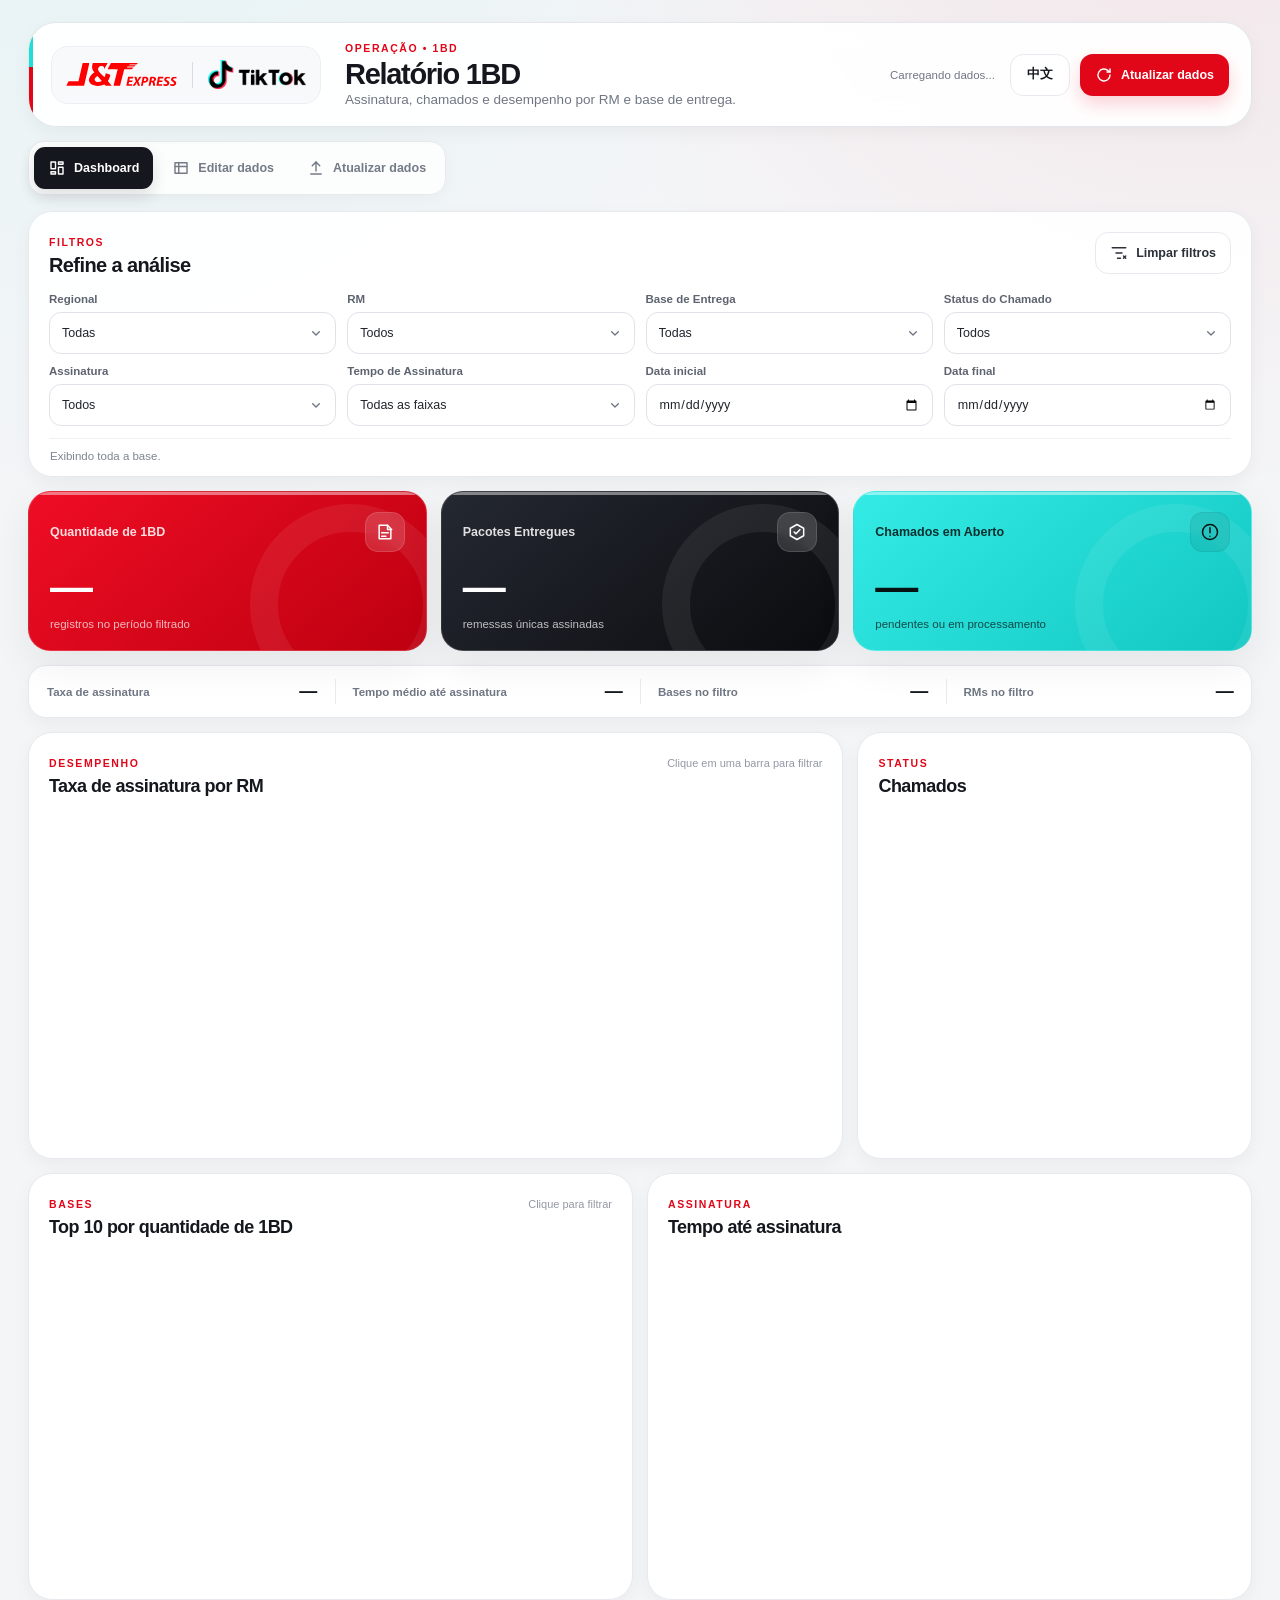
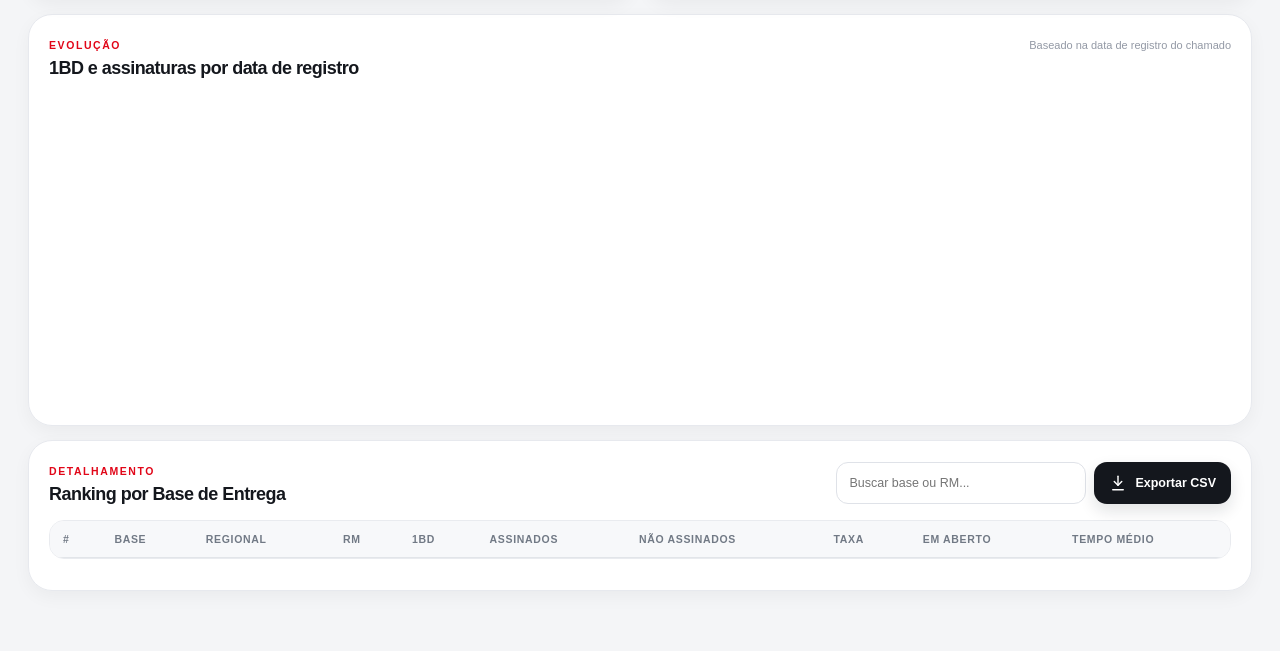
<file: templates/preview.html>
<!doctype html>
<html lang="pt-BR">
<head>
  <meta charset="utf-8" />
  <meta name="viewport" content="width=device-width, initial-scale=1" />
  <meta name="theme-color" content="#ffffff" />
  <title>Relatório 1BD</title>
  <link rel="stylesheet" href="../static/styles.css" />
  
</head>
<body>
  <div class="app-shell">
    <header class="topbar">
      <div class="brand-wrap">
        <div class="logos" aria-label="J&T Express e TikTok" data-i18n-aria-label="logosAria">
          <img class="logo-jt" src="../static/assets/jt-logo.svg" alt="J&T Express" />
          <span class="logo-divider"></span>
          <img class="logo-tiktok" src="../static/assets/tiktok-logo.png" alt="TikTok" />
        </div>
        <div class="title-block">
          <div class="eyebrow" data-i18n="operationEyebrow">OPERAÇÃO • 1BD</div>
          <h1 data-i18n="title">Relatório 1BD</h1>
          <p data-i18n="subtitle">Assinatura, chamados e desempenho por RM e base de entrega.</p>
        </div>
      </div>
      <div class="header-actions">
        <div class="last-update" id="lastUpdate" data-i18n="loadingData">Carregando dados...</div>
        <button class="btn btn-language" id="languageToggle" type="button" aria-label="切换到简体中文" title="切换到简体中文">中文</button>
        <button class="btn btn-primary" id="openUpdateModal" type="button">
          <svg class="icon" viewBox="0 0 24 24" aria-hidden="true"><path d="M20 12a8 8 0 1 1-2.34-5.66L20 8"/><path d="M20 4v4h-4"/></svg>
          <span data-i18n="updateData">Atualizar dados</span>
        </button>
      </div>
    </header>

    <nav class="tabs" aria-label="Navegação principal" data-i18n-aria-label="mainNavAria">
      <button class="tab active" data-tab="dashboard"><svg class="tab-icon" viewBox="0 0 24 24" aria-hidden="true"><path d="M4 13h6V4H4z"/><path d="M14 20h6v-9h-6z"/><path d="M4 20h6v-3H4z"/><path d="M14 7h6V4h-6z"/></svg><span data-i18n="dashboard">Dashboard</span></button>
      <button class="tab" data-tab="editor"><svg class="tab-icon" viewBox="0 0 24 24" aria-hidden="true"><path d="M4 5h16v14H4z"/><path d="M4 10h16M9 5v14"/></svg><span data-i18n="editData">Editar dados</span></button>
      <button class="tab" data-tab="update"><svg class="tab-icon" viewBox="0 0 24 24" aria-hidden="true"><path d="M12 16V4"/><path d="m7 9 5-5 5 5"/><path d="M5 20h14"/></svg><span data-i18n="updateData">Atualizar dados</span></button>
    </nav>

    <main>
      <section class="tab-panel active" id="tab-dashboard">
        <section class="filter-card">
          <div class="filter-head">
            <div>
              <span class="section-kicker" data-i18n="filters">FILTROS</span>
              <h2 data-i18n="refineAnalysis">Refine a análise</h2>
            </div>
            <button class="btn btn-ghost" id="clearFilters" type="button"><svg class="icon" viewBox="0 0 24 24" aria-hidden="true"><path d="M3 5h18"/><path d="M8 12h8"/><path d="M10 19h4"/><path d="m18 16 3 3m0-3-3 3"/></svg><span data-i18n="clearFilters">Limpar filtros</span></button>
          </div>
          <div class="filters-grid">
            <label class="field"><span data-i18n="regional">Regional</span><select id="filterRegional"><option value="" data-i18n="allFeminine">Todas</option></select></label>
            <label class="field"><span>RM</span><select id="filterRM"><option value="" data-i18n="allMasculine">Todos</option></select></label>
            <label class="field"><span data-i18n="deliveryBase">Base de Entrega</span><select id="filterBase"><option value="" data-i18n="allFeminine">Todas</option></select></label>
            <label class="field"><span data-i18n="ticketStatus">Status do Chamado</span><select id="filterStatus"><option value="" data-i18n="allMasculine">Todos</option></select></label>
            <label class="field"><span data-i18n="signature">Assinatura</span><select id="filterAssinado"><option value="" data-i18n="allMasculine">Todos</option><option value="Sim" data-i18n="signed">Assinado</option><option value="Não" data-i18n="unsigned">Não assinado</option></select></label>
            <label class="field"><span data-i18n="signatureTime">Tempo de Assinatura</span><select id="filterTime"><option value="" data-i18n="allRanges">Todas as faixas</option><option value="sem" data-i18n="noSignature">Sem assinatura</option><option value="0-6" data-i18n="upTo6h">Até 6h</option><option value="6-12" data-i18n="range6to12">6–12h</option><option value="12-24" data-i18n="range12to24">12–24h</option><option value="24-48" data-i18n="range24to48">24–48h</option><option value="48+" data-i18n="over48h">Acima de 48h</option></select></label>
            <label class="field"><span data-i18n="startDate">Data inicial</span><input id="filterDateFrom" type="date" /></label>
            <label class="field"><span data-i18n="endDate">Data final</span><input id="filterDateTo" type="date" /></label>
          </div>
          <div class="active-filter-note" id="activeFilterNote" data-i18n="showingAllBase">Exibindo toda a base.</div>
        </section>

        <section class="kpi-grid">
          <article class="kpi-card kpi-red">
            <div class="kpi-top"><span class="kpi-label" data-i18n="quantity1bd">Quantidade de 1BD</span><span class="kpi-icon"><svg viewBox="0 0 24 24" aria-hidden="true"><path d="M5 4h10l4 4v12H5z"/><path d="M15 4v5h5"/><path d="M8 13h8M8 17h5"/></svg></span></div>
            <strong id="kpi1bd">—</strong>
            <span class="kpi-foot" id="kpi1bdFoot" data-i18n="recordsFilteredPeriod">registros no período filtrado</span>
          </article>
          <article class="kpi-card kpi-dark">
            <div class="kpi-top"><span class="kpi-label" data-i18n="deliveredPackages">Pacotes Entregues</span><span class="kpi-icon"><svg viewBox="0 0 24 24" aria-hidden="true"><path d="M4 7.5 12 3l8 4.5v9L12 21l-8-4.5z"/><path d="m8.5 12 2.2 2.2 4.8-5"/></svg></span></div>
            <strong id="kpiDelivered">—</strong>
            <span class="kpi-foot" id="kpiDeliveredFoot" data-i18n="uniqueSignedShipments">remessas únicas assinadas</span>
          </article>
          <article class="kpi-card kpi-cyan">
            <div class="kpi-top"><span class="kpi-label" data-i18n="openTickets">Chamados em Aberto</span><span class="kpi-icon"><svg viewBox="0 0 24 24" aria-hidden="true"><circle cx="12" cy="12" r="9"/><path d="M12 7v6M12 17h.01"/></svg></span></div>
            <strong id="kpiOpen">—</strong>
            <span class="kpi-foot" id="kpiOpenFoot" data-i18n="pendingProcessing">pendentes ou em processamento</span>
          </article>
        </section>

        <section class="insight-strip">
          <div><span data-i18n="signatureRate">Taxa de assinatura</span><strong id="insightSignedRate">—</strong></div>
          <div><span data-i18n="avgSignatureTime">Tempo médio até assinatura</span><strong id="insightAvgTime">—</strong></div>
          <div><span data-i18n="basesInFilter">Bases no filtro</span><strong id="insightBases">—</strong></div>
          <div><span data-i18n="rmsInFilter">RMs no filtro</span><strong id="insightRMs">—</strong></div>
        </section>

        <section class="charts-grid charts-grid-main">
          <article class="panel chart-panel chart-wide">
            <div class="panel-head">
              <div><span class="section-kicker" data-i18n="performance">DESEMPENHO</span><h3 data-i18n="signatureRateByRM">Taxa de assinatura por RM</h3></div>
              <span class="panel-note" data-i18n="clickBarToFilter">Clique em uma barra para filtrar</span>
            </div>
            <div class="chart-wrap chart-tall"><canvas id="rmChart"></canvas></div>
          </article>
          <article class="panel chart-panel">
            <div class="panel-head"><div><span class="section-kicker" data-i18n="status">STATUS</span><h3 data-i18n="tickets">Chamados</h3></div></div>
            <div class="chart-wrap"><canvas id="statusChart"></canvas></div>
          </article>
        </section>

        <section class="charts-grid">
          <article class="panel chart-panel">
            <div class="panel-head"><div><span class="section-kicker" data-i18n="bases">BASES</span><h3 data-i18n="top10By1bd">Top 10 por quantidade de 1BD</h3></div><span class="panel-note" data-i18n="clickToFilter">Clique para filtrar</span></div>
            <div class="chart-wrap chart-tall"><canvas id="baseChart"></canvas></div>
          </article>
          <article class="panel chart-panel">
            <div class="panel-head"><div><span class="section-kicker" data-i18n="signatureUpper">ASSINATURA</span><h3 data-i18n="timeUntilSignature">Tempo até assinatura</h3></div></div>
            <div class="chart-wrap chart-tall"><canvas id="timeChart"></canvas></div>
          </article>
        </section>

        <section class="panel trend-panel">
          <div class="panel-head">
            <div><span class="section-kicker" data-i18n="evolution">EVOLUÇÃO</span><h3 data-i18n="trendTitle">1BD e assinaturas por data de registro</h3></div>
            <span class="panel-note" data-i18n="basedOnRegistrationDate">Baseado na data de registro do chamado</span>
          </div>
          <div class="chart-wrap trend-chart"><canvas id="trendChart"></canvas></div>
        </section>

        <section class="panel table-panel">
          <div class="panel-head table-head">
            <div><span class="section-kicker" data-i18n="details">DETALHAMENTO</span><h3 data-i18n="rankingByBase">Ranking por Base de Entrega</h3></div>
            <div class="table-tools">
              <input id="tableSearch" class="search-input" type="search" placeholder="Buscar base ou RM..." data-i18n-placeholder="searchBaseOrRM" />
              <button class="btn btn-secondary" id="exportCsv" type="button"><svg class="icon" viewBox="0 0 24 24" aria-hidden="true"><path d="M12 3v12"/><path d="m7 10 5 5 5-5"/><path d="M5 21h14"/></svg><span data-i18n="exportCsv">Exportar CSV</span></button>
            </div>
          </div>
          <div class="table-scroll">
            <table>
              <thead>
                <tr>
                  <th>#</th><th data-i18n="base">Base</th><th data-i18n="regional">Regional</th><th>RM</th><th>1BD</th><th data-i18n="signedPlural">Assinados</th><th data-i18n="unsignedPlural">Não assinados</th><th data-i18n="rate">Taxa</th><th data-i18n="openShort">Em aberto</th><th data-i18n="avgTime">Tempo médio</th>
                </tr>
              </thead>
              <tbody id="rankingBody"></tbody>
            </table>
          </div>
          <div class="table-footer" id="tableFooter"></div>
        </section>
      </section>

      <section class="tab-panel" id="tab-editor">
        <section class="panel editor-panel">
          <div class="editor-head">
            <div>
              <span class="section-kicker" data-i18n="spreadsheetEditorUpper">EDIÇÃO DA PLANILHA</span>
              <h2 data-i18n="spreadsheetEditorTitle">Editar dados sem importar outro arquivo</h2>
              <p data-i18n="spreadsheetEditorDescription">Altere as células da aba detalhes diretamente por aqui. O dashboard é atualizado assim que as alterações forem salvas.</p>
            </div>
            <div class="editor-summary">
              <span class="dirty-badge" id="editorDirtyBadge" data-i18n="noPendingChanges">Nenhuma alteração pendente</span>
            </div>
          </div>

          <div class="editor-toolbar">
            <label class="editor-search-wrap">
              <span data-i18n="searchSpreadsheet">Buscar na planilha</span>
              <input class="search-input" id="editorSearch" type="search" placeholder="Buscar pedido, base, RM..." data-i18n-placeholder="searchSpreadsheetPlaceholder" />
            </label>
            <label class="editor-page-size">
              <span data-i18n="rowsPerPage">Linhas por página</span>
              <select id="editorPerPage">
                <option value="25">25</option>
                <option value="50" selected>50</option>
                <option value="100">100</option>
                <option value="200">200</option>
              </select>
            </label>
            <button class="btn btn-ghost" id="editorReload" type="button"><svg class="icon" viewBox="0 0 24 24" aria-hidden="true"><path d="M20 12a8 8 0 1 1-2.34-5.66L20 8"/><path d="M20 4v4h-4"/></svg><span data-i18n="reloadSpreadsheet">Recarregar</span></button>
          </div>

          <div class="editor-table-wrap">
            <table class="editor-table" id="editorTable">
              <thead id="editorHeadRow"></thead>
              <tbody id="editorBody">
                <tr><td class="editor-empty" data-i18n="loadingSpreadsheet">Carregando planilha...</td></tr>
              </tbody>
            </table>
          </div>

          <div class="editor-footer">
            <div class="editor-pagination">
              <button class="btn btn-ghost pagination-btn" id="editorPrev" type="button"><svg class="icon" viewBox="0 0 24 24" aria-hidden="true"><path d="m15 18-6-6 6-6"/></svg><span data-i18n="previousPage">Anterior</span></button>
              <span id="editorPageInfo">—</span>
              <button class="btn btn-ghost pagination-btn" id="editorNext" type="button"><span data-i18n="nextPage">Próxima</span><svg class="icon" viewBox="0 0 24 24" aria-hidden="true"><path d="m9 18 6-6-6-6"/></svg></button>
            </div>
            <span class="editor-total" id="editorTotal">—</span>
          </div>

          <div class="editor-savebar">
            <div class="editor-save-copy">
              <strong data-i18n="saveDirectChanges">Salvar alterações na planilha atual</strong>
              <span data-i18n="saveDirectHint">A mesma senha de atualização é obrigatória. Um backup é criado antes de salvar.</span>
            </div>
            <label class="field editor-password"><span data-i18n="password">Senha</span><input id="editorPassword" type="password" autocomplete="current-password" placeholder="Digite a senha" data-i18n-placeholder="enterPassword" /></label>
            <button class="btn btn-ghost" id="editorDiscard" type="button"><svg class="icon" viewBox="0 0 24 24" aria-hidden="true"><path d="M3 12a9 9 0 1 0 3-6.7L3 8"/><path d="M3 3v5h5"/></svg><span data-i18n="discardChanges">Descartar alterações</span></button>
            <button class="btn btn-primary" id="editorSave" type="button" disabled><svg class="icon" viewBox="0 0 24 24" aria-hidden="true"><path d="M5 3h12l2 2v16H5z"/><path d="M8 3v6h8V3M8 17h8"/></svg><span data-i18n="saveChanges">Salvar alterações</span></button>
          </div>
          <div class="form-message" id="editorMessage"></div>
        </section>
      </section>

      <section class="tab-panel" id="tab-update">
        <div class="update-layout">
          <section class="panel update-card">
            <div class="update-icon"><svg viewBox="0 0 24 24" aria-hidden="true"><path d="M20 12a8 8 0 1 1-2.34-5.66L20 8"/><path d="M20 4v4h-4"/></svg></div>
            <span class="section-kicker" data-i18n="updateUpper">ATUALIZAÇÃO</span>
            <h2 data-i18n="updateBaseTitle">Atualizar base do Relatório 1BD</h2>
            <p data-i18n-html="updateBaseDescription">Envie a nova planilha <strong>.xlsx</strong>. A troca só é aplicada após validação da estrutura e confirmação da senha.</p>

            <form id="updateFormPage" class="update-form">
              <label class="drop-zone" id="dropZonePage">
                <input type="file" name="file" accept=".xlsx" required />
                <span class="drop-icon"><svg viewBox="0 0 24 24" aria-hidden="true"><path d="M12 16V4"/><path d="m7 9 5-5 5 5"/><path d="M5 20h14"/></svg></span>
                <strong data-i18n="selectSpreadsheet">Selecionar planilha</strong>
                <small data-i18n="dragFileHere">ou arraste o arquivo para esta área</small>
                <span class="selected-file" data-file-name data-i18n="noFileSelected">Nenhum arquivo selecionado</span>
              </label>
              <label class="field password-field"><span data-i18n="passwordToApply">Senha para aplicar a atualização</span><input type="password" name="password" autocomplete="current-password" placeholder="Digite a senha" data-i18n-placeholder="enterPassword" required /></label>
              <button class="btn btn-primary btn-large" type="submit"><svg class="icon" viewBox="0 0 24 24" aria-hidden="true"><path d="M20 12a8 8 0 1 1-2.34-5.66L20 8"/><path d="M20 4v4h-4"/></svg><span data-i18n="validateAndUpdate">Validar e atualizar dados</span></button>
            </form>
            <div class="form-message" data-form-message></div>
          </section>

          <aside class="update-side">
            <section class="panel source-card">
              <span class="section-kicker" data-i18n="currentSource">FONTE ATUAL</span>
              <h3 id="sourceFile">1B_GERAL.xlsx</h3>
              <dl>
                <div><dt data-i18n="records">Registros</dt><dd id="sourceRows">—</dd></div>
                <div><dt data-i18n="period">Período</dt><dd id="sourceRange">—</dd></div>
                <div><dt data-i18n="lastUpdate">Última atualização</dt><dd id="sourceUpdated">—</dd></div>
              </dl>
            </section>
            <section class="panel rules-card">
              <span class="section-kicker" data-i18n="importRules">REGRAS DE IMPORTAÇÃO</span>
              <h3 data-i18n="beforeApply">Antes de aplicar</h3>
              <ul>
                <li data-i18n-html="ruleDetailsSheet">A aba <strong>detalhes</strong> é obrigatória.</li>
                <li data-i18n="ruleColumns">RM, Base de Entrega, Tempo de Assinatura e Se foi assinado precisam existir.</li>
                <li data-i18n="rulePassword">A senha é obrigatória; sem ela nenhuma alteração é salva.</li>
                <li data-i18n="ruleBackup">O arquivo atual é copiado automaticamente para backup antes da troca.</li>
              </ul>
            </section>
          </aside>
        </div>
      </section>
    </main>
  </div>

  <div class="modal-backdrop" id="updateModal" aria-hidden="true">
    <div class="modal" role="dialog" aria-modal="true" aria-labelledby="updateModalTitle">
      <button class="modal-close" id="closeUpdateModal" type="button" aria-label="Fechar" data-i18n-aria-label="close"><svg viewBox="0 0 24 24" aria-hidden="true"><path d="m6 6 12 12M18 6 6 18"/></svg></button>
      <span class="section-kicker" data-i18n="updateDataUpper">ATUALIZAR DADOS</span>
      <h2 id="updateModalTitle" data-i18n="importNewSpreadsheet">Importar nova planilha 1BD</h2>
      <p data-i18n="spreadsheetValidated">A planilha será validada antes de substituir os dados atuais.</p>
      <form id="updateFormModal" class="update-form compact">
        <label class="drop-zone" id="dropZoneModal">
          <input type="file" name="file" accept=".xlsx" required />
          <span class="drop-icon"><svg viewBox="0 0 24 24" aria-hidden="true"><path d="M12 16V4"/><path d="m7 9 5-5 5 5"/><path d="M5 20h14"/></svg></span>
          <strong data-i18n="addSpreadsheet">Adicionar planilha</strong>
          <small data-i18n="xlsxRequired">Arquivo .xlsx obrigatório</small>
          <span class="selected-file" data-file-name data-i18n="noFileSelected">Nenhum arquivo selecionado</span>
        </label>
        <label class="field password-field"><span data-i18n="password">Senha</span><input type="password" name="password" autocomplete="current-password" placeholder="Digite a senha" data-i18n-placeholder="enterPassword" required /></label>
        <button class="btn btn-primary btn-large" type="submit"><svg class="icon" viewBox="0 0 24 24" aria-hidden="true"><path d="M20 12a8 8 0 1 1-2.34-5.66L20 8"/><path d="M20 4v4h-4"/></svg><span data-i18n="applyUpdate">Aplicar atualização</span></button>
      </form>
      <div class="form-message" data-form-message></div>
    </div>
  </div>

  <div class="toast" id="toast"></div>
  
</body>
</html>
</file>
<file: static/styles.css>
:root{
  --brand:#e10618;
  --brand-dark:#b90011;
  --brand-soft:#fff1f3;
  --cyan:#20ddd7;
  --cyan-soft:#e9fffe;
  --ink:#14171d;
  --ink-2:#2b3039;
  --muted:#6f7683;
  --muted-2:#9399a5;
  --line:#e7e9ee;
  --line-strong:#d9dce3;
  --bg:#f4f5f7;
  --panel:#ffffff;
  --panel-soft:#f8f9fb;
  --success:#16805b;
  --warning:#a96b00;
  --danger:#cf2438;
  --radius-lg:24px;
  --radius-md:16px;
  --radius-sm:12px;
  --shadow-sm:0 6px 18px rgba(20,23,29,.045);
  --shadow-md:0 14px 38px rgba(20,23,29,.07);
  --shadow-lg:0 24px 70px rgba(20,23,29,.12);
}

*{box-sizing:border-box}
html{scroll-behavior:smooth}
body{
  margin:0;
  background:
    radial-gradient(circle at 7% -10%, rgba(32,221,215,.07), transparent 28%),
    radial-gradient(circle at 94% -8%, rgba(225,6,24,.065), transparent 25%),
    var(--bg);
  color:var(--ink);
  font-family:Inter,ui-sans-serif,-apple-system,BlinkMacSystemFont,"Segoe UI",Roboto,Helvetica,Arial,sans-serif;
  -webkit-font-smoothing:antialiased;
  text-rendering:optimizeLegibility;
}
button,input,select{font:inherit}
button{cursor:pointer}
button:focus-visible,input:focus-visible,select:focus-visible{outline:3px solid rgba(225,6,24,.13);outline-offset:2px}
svg{display:block}
.icon,.tab-icon{width:18px;height:18px;fill:none;stroke:currentColor;stroke-width:1.9;stroke-linecap:round;stroke-linejoin:round;flex:0 0 auto}

.app-shell{max-width:1680px;margin:0 auto;padding:22px 28px 60px}

/* Header */
.topbar{
  position:relative;
  display:flex;align-items:center;justify-content:space-between;gap:30px;
  background:rgba(255,255,255,.94);
  border:1px solid rgba(225,228,234,.92);
  border-radius:28px;
  padding:19px 22px;
  box-shadow:var(--shadow-sm);
  backdrop-filter:blur(14px);
  -webkit-backdrop-filter:blur(14px);
  overflow:hidden;
}
.topbar::before{
  content:"";position:absolute;inset:0 auto 0 0;width:4px;
  background:linear-gradient(180deg,var(--cyan) 0 43%,var(--brand) 43% 100%);
}
.brand-wrap{display:flex;align-items:center;gap:24px;min-width:0}
.logos{display:flex;align-items:center;gap:15px;flex-shrink:0;background:var(--panel-soft);border:1px solid #eceef2;border-radius:17px;padding:11px 14px}
.logo-jt{width:111px;height:34px;object-fit:contain}
.logo-tiktok{width:98px;height:34px;object-fit:contain;object-position:left center}
.logo-divider{width:1px;height:26px;background:var(--line-strong)}
.title-block{min-width:0}
.eyebrow,.section-kicker{font-size:10.5px;letter-spacing:.15em;font-weight:850;color:var(--brand);text-transform:uppercase}
.title-block h1{margin:5px 0 3px;font-size:29px;line-height:1.05;letter-spacing:-.045em}
.title-block p{margin:0;color:var(--muted);font-size:13.5px;white-space:normal}
.header-actions{display:flex;align-items:center;gap:10px;flex-shrink:0}
.last-update{font-size:11.5px;color:var(--muted);text-align:right;line-height:1.4;max-width:210px;margin-right:5px}

/* Buttons */
.btn{
  border:1px solid transparent;
  border-radius:13px;
  min-height:42px;
  padding:9px 14px;
  font-weight:800;
  font-size:12.5px;
  transition:transform .16s ease,box-shadow .16s ease,background .16s ease,border-color .16s ease,color .16s ease;
  display:inline-flex;align-items:center;justify-content:center;gap:8px;white-space:nowrap;
}
.btn:hover{transform:translateY(-1px)}
.btn:active{transform:translateY(0)}
.btn-primary{background:var(--brand);color:#fff;box-shadow:0 8px 18px rgba(225,6,24,.18)}
.btn-primary:hover{background:var(--brand-dark);box-shadow:0 10px 23px rgba(225,6,24,.23)}
.btn-secondary{background:var(--ink);color:#fff;box-shadow:0 7px 16px rgba(20,23,29,.12)}
.btn-secondary:hover{background:#050608}
.btn-ghost{background:#fff;color:var(--ink-2);border-color:var(--line)}
.btn-ghost:hover{background:var(--panel-soft);border-color:var(--line-strong)}
.btn-large{padding:12px 18px;width:100%;min-height:48px;font-size:13px}
.btn-language{min-width:60px;background:#fff;color:var(--ink);border-color:var(--line);box-shadow:none;font-weight:850}
.btn-language:hover{background:var(--panel-soft)}
.btn:disabled{opacity:.46;cursor:not-allowed;transform:none!important;box-shadow:none!important}

/* Tabs */
.tabs{
  display:inline-flex;gap:5px;padding:5px;margin:14px 0 16px;
  background:rgba(255,255,255,.82);border:1px solid var(--line);border-radius:16px;
  box-shadow:0 4px 14px rgba(20,23,29,.035);
}
.tab{
  border:0;background:transparent;color:#747b87;min-height:42px;padding:9px 14px;border-radius:11px;
  font-weight:800;font-size:12.5px;display:inline-flex;align-items:center;gap:8px;transition:.18s ease;
}
.tab:hover{color:var(--ink);background:#f7f8fa}
.tab.active{background:var(--ink);color:#fff;box-shadow:0 7px 16px rgba(20,23,29,.13)}
.tab-panel{display:none}.tab-panel.active{display:block}

/* Shared panels */
.panel,.filter-card{
  background:rgba(255,255,255,.97);
  border:1px solid var(--line);
  border-radius:var(--radius-lg);
  box-shadow:var(--shadow-sm);
}
.filter-head,.panel-head{display:flex;align-items:flex-start;justify-content:space-between;gap:20px}
.panel-head h3,.filter-head h2{color:var(--ink);letter-spacing:-.03em}
.panel-note{font-size:11px;color:var(--muted-2);padding-top:4px}

/* Filters */
.filter-card{padding:20px 20px 14px}
.filter-head h2{margin:4px 0 0;font-size:20px}
.filters-grid{display:grid;grid-template-columns:repeat(4,minmax(170px,1fr));gap:11px;margin-top:16px}
.field,.editor-search-wrap,.editor-page-size{display:flex;flex-direction:column;gap:7px;min-width:0}
.field span,.editor-search-wrap>span,.editor-page-size>span{font-size:11.5px;color:#5d6470;font-weight:800}
.field select,.field input,.search-input,.editor-page-size select{
  width:100%;min-height:42px;border:1px solid #dfe2e8;background:#fff;border-radius:12px;
  padding:10px 12px;color:#20242b;outline:none;transition:.16s ease;font-size:12.5px;
}
.field select,.editor-page-size select{
  appearance:none;-webkit-appearance:none;padding-right:36px;
  background-image:url("data:image/svg+xml,%3Csvg xmlns='http://www.w3.org/2000/svg' width='16' height='16' viewBox='0 0 24 24' fill='none' stroke='%236f7683' stroke-width='2' stroke-linecap='round' stroke-linejoin='round'%3E%3Cpath d='m7 10 5 5 5-5'/%3E%3C/svg%3E");
  background-repeat:no-repeat;background-position:right 11px center;background-size:16px;
}
.field select:hover,.field input:hover,.search-input:hover,.editor-page-size select:hover{border-color:#cfd3da}
.field select:focus,.field input:focus,.search-input:focus,.editor-page-size select:focus{border-color:#c8cbd2;box-shadow:0 0 0 4px rgba(20,23,29,.045)}
.active-filter-note{font-size:11.5px;color:#7e8591;margin-top:12px;padding:11px 1px 0;border-top:1px solid #f0f1f4}

/* KPIs */
.kpi-grid{display:grid;grid-template-columns:repeat(3,1fr);gap:14px;margin-top:14px}
.kpi-card{
  position:relative;overflow:hidden;border-radius:22px;padding:20px 21px;min-height:150px;
  border:1px solid rgba(255,255,255,.16);box-shadow:var(--shadow-md);isolation:isolate;
}
.kpi-card::before{content:"";position:absolute;inset:auto -25px -55px auto;width:145px;height:145px;border-radius:50%;border:28px solid rgba(255,255,255,.065);z-index:-1}
.kpi-card::after{content:"";position:absolute;left:0;right:0;top:0;height:3px;background:rgba(255,255,255,.44)}
.kpi-red{background:linear-gradient(140deg,#ef0d24 0%,#bd0010 100%);color:#fff}
.kpi-dark{background:linear-gradient(140deg,#242831 0%,#0b0c0f 100%);color:#fff}
.kpi-cyan{background:linear-gradient(140deg,#35ebe5 0%,#12c7c2 100%);color:#071313}
.kpi-top{display:flex;justify-content:space-between;align-items:center;gap:12px}
.kpi-label{font-size:12.5px;font-weight:800;opacity:.86}
.kpi-icon{width:40px;height:40px;border-radius:13px;background:rgba(255,255,255,.14);border:1px solid rgba(255,255,255,.13);display:grid;place-items:center;backdrop-filter:blur(6px)}
.kpi-cyan .kpi-icon{background:rgba(5,50,48,.09);border-color:rgba(5,50,48,.08)}
.kpi-icon svg{width:20px;height:20px;fill:none;stroke:currentColor;stroke-width:1.8;stroke-linecap:round;stroke-linejoin:round}
.kpi-card strong{display:block;font-size:43px;letter-spacing:-.06em;margin-top:14px;line-height:.95;font-variant-numeric:tabular-nums}
.kpi-foot{font-size:11.5px;opacity:.72;display:block;margin-top:11px;max-width:90%}

/* Quick insights */
.insight-strip{display:grid;grid-template-columns:repeat(4,1fr);margin:14px 0;gap:0;background:#fff;border:1px solid var(--line);border-radius:18px;overflow:hidden;box-shadow:var(--shadow-sm)}
.insight-strip>div{position:relative;padding:15px 18px;display:flex;align-items:center;justify-content:space-between;gap:14px}
.insight-strip>div+div::before{content:"";position:absolute;left:0;top:13px;bottom:13px;width:1px;background:var(--line)}
.insight-strip span{font-size:11.5px;color:var(--muted);font-weight:750}
.insight-strip strong{font-size:18px;letter-spacing:-.035em;font-variant-numeric:tabular-nums}

/* Charts */
.charts-grid{display:grid;grid-template-columns:1fr 1fr;gap:14px;margin-bottom:14px}
.charts-grid-main{grid-template-columns:1.55fr .75fr}
.chart-panel,.trend-panel,.table-panel{padding:20px}
.panel-head h3{margin:5px 0 0;font-size:18px}
.chart-wrap{position:relative;height:285px;margin-top:16px;padding-top:2px}
.chart-wrap.chart-tall{height:325px}.trend-chart{height:310px}

/* RM performance: rate chart + volume breakdown */
.rm-performance-body{display:grid;grid-template-columns:minmax(0,1fr) minmax(280px,.42fr);gap:18px;align-items:stretch;margin-top:14px}
.rm-chart-wrap{margin-top:0!important;min-width:0}
.rm-breakdown{min-width:0;border-left:1px solid var(--line);padding-left:17px;display:flex;flex-direction:column}
.rm-breakdown-head{display:flex;align-items:flex-start;justify-content:space-between;gap:12px;padding:2px 2px 10px}
.rm-breakdown-head h4{margin:4px 0 0;font-size:14px;letter-spacing:-.025em}
.rm-breakdown-head>span{max-width:138px;text-align:right;color:var(--muted-2);font-size:9.8px;line-height:1.35;font-weight:700}
.rm-breakdown-list{display:grid;gap:7px;overflow:auto;max-height:286px;padding:1px 5px 3px 1px;scrollbar-width:thin;scrollbar-color:#d4d8df transparent}
.rm-breakdown-row{border:1px solid #e9ebef;background:#fbfcfd;border-radius:13px;padding:10px 11px;text-align:left;color:var(--ink);transition:background .15s ease,border-color .15s ease,transform .15s ease;min-width:0}
.rm-breakdown-row:hover{background:#fff;border-color:#d7dbe2;transform:translateY(-1px)}
.rm-breakdown-row:focus-visible{outline:3px solid rgba(225,6,24,.12);outline-offset:1px}
.rm-breakdown-rowtop{display:flex;align-items:center;justify-content:space-between;gap:10px;margin-bottom:8px}
.rm-breakdown-rowtop strong{font-size:11.5px;white-space:nowrap;overflow:hidden;text-overflow:ellipsis;min-width:0}
.rm-rate-pill{flex:0 0 auto;padding:3px 7px;border-radius:999px;font-size:9.5px;font-weight:850;background:#f1f3f5;color:#4f5661;font-variant-numeric:tabular-nums}
.rm-rate-pill.high{background:#ecf8f3;color:var(--success)}.rm-rate-pill.mid{background:#fff7e8;color:var(--warning)}.rm-rate-pill.low{background:#fff0f2;color:var(--danger)}
.rm-breakdown-values{display:grid;grid-template-columns:repeat(3,minmax(0,1fr));gap:6px}
.rm-breakdown-values span{min-width:0;background:#f3f5f7;border-radius:9px;padding:6px 7px;display:flex;flex-direction:column;gap:2px}
.rm-breakdown-values small{font-size:8.8px;color:#8b919c;line-height:1.15;white-space:nowrap;overflow:hidden;text-overflow:ellipsis}
.rm-breakdown-values b{font-size:12px;line-height:1.1;font-variant-numeric:tabular-nums}
.rm-breakdown-values .rm-signed{background:#eef8f4}.rm-breakdown-values .rm-signed b{color:var(--success)}
.rm-breakdown-values .rm-unsigned{background:#fff1f3}.rm-breakdown-values .rm-unsigned b{color:var(--danger)}
.rm-breakdown-empty{padding:24px 10px;text-align:center;color:var(--muted-2);font-size:11.5px}

/* Ranking */
.table-head{align-items:center}.table-tools{display:flex;gap:8px;align-items:center}.search-input{min-width:250px}
.table-scroll{overflow:auto;margin-top:15px;border:1px solid #e9ebef;border-radius:15px;background:#fff}
.table-scroll table{width:100%;border-collapse:separate;border-spacing:0;min-width:1120px}
.table-scroll th{position:sticky;top:0;background:#f7f8fa;z-index:2;text-align:left;color:#717985;font-size:10.5px;text-transform:uppercase;letter-spacing:.065em;padding:12px 13px;border-bottom:1px solid #e2e5e9;white-space:nowrap}
.table-scroll td{font-size:12.5px;padding:12px 13px;border-bottom:1px solid #f0f1f4;vertical-align:middle;color:#2d323a}
.table-scroll tbody tr:last-child td{border-bottom:0}.table-scroll tbody tr:hover td{background:#fafbfc}
.rank-badge{width:28px;height:28px;border-radius:9px;background:#f0f2f5;color:#4b525d;display:grid;place-items:center;font-weight:850;font-size:11px}
.rate{font-weight:850}.rate.high{color:var(--success)}.rate.mid{color:var(--warning)}.rate.low{color:var(--danger)}.muted-cell{color:#858c97}.table-footer{font-size:11.5px;color:#858c97;padding-top:11px;text-align:right}

/* Update screen */
.update-layout{display:grid;grid-template-columns:minmax(0,1.36fr) minmax(330px,.64fr);gap:14px}
.update-card{padding:30px;min-height:560px;position:relative;overflow:hidden}
.update-card::after{content:"";position:absolute;width:220px;height:220px;border-radius:50%;right:-120px;top:-120px;background:linear-gradient(135deg,rgba(32,221,215,.08),rgba(225,6,24,.06));pointer-events:none}
.update-card h2{font-size:29px;letter-spacing:-.045em;margin:8px 0 9px}
.update-card>p{color:var(--muted);max-width:710px;line-height:1.6;font-size:13px}
.update-icon{width:52px;height:52px;background:var(--ink);color:#fff;border-radius:16px;display:grid;place-items:center;margin-bottom:18px;box-shadow:0 10px 22px rgba(20,23,29,.15)}
.update-icon svg{width:23px;height:23px;fill:none;stroke:currentColor;stroke-width:1.8;stroke-linecap:round;stroke-linejoin:round}
.update-form{display:grid;gap:13px;margin-top:22px;max-width:700px}
.drop-zone{border:1.5px dashed #cfd3da;border-radius:18px;min-height:178px;padding:24px;display:flex;flex-direction:column;align-items:center;justify-content:center;text-align:center;background:linear-gradient(180deg,#fbfcfd,#f8f9fb);transition:.18s ease;cursor:pointer}
.drop-zone:hover,.drop-zone.dragging{border-color:#ec8b98;background:#fff7f8;box-shadow:inset 0 0 0 1px rgba(225,6,24,.04)}
.drop-zone input{display:none}
.drop-icon{width:45px;height:45px;border-radius:14px;background:#fff;color:var(--ink);border:1px solid var(--line);display:grid;place-items:center;margin-bottom:11px;box-shadow:0 6px 14px rgba(20,23,29,.06)}
.drop-icon svg{width:21px;height:21px;fill:none;stroke:currentColor;stroke-width:1.9;stroke-linecap:round;stroke-linejoin:round}
.drop-zone strong{font-size:14px}.drop-zone small{color:#8a909b;margin-top:4px;font-size:11.5px}.selected-file{font-size:11.5px;color:var(--brand);font-weight:800;margin-top:10px;max-width:100%;word-break:break-all}
.password-field{max-width:420px}.update-side{display:grid;gap:14px;align-content:start}.source-card,.rules-card{padding:23px}
.source-card h3,.rules-card h3{margin:7px 0 17px;font-size:19px;letter-spacing:-.025em}
.source-card dl{margin:0;display:grid}.source-card dl div{display:flex;justify-content:space-between;gap:16px;padding:12px 0;border-top:1px solid #edf0f3}.source-card dt{color:#7b828e;font-size:11.5px}.source-card dd{margin:0;font-weight:800;font-size:12px;text-align:right;color:#343a43}
.rules-card ul{padding-left:18px;color:#676f7a;font-size:12.5px;line-height:1.65}.rules-card li+li{margin-top:8px}
.form-message{display:none;padding:11px 13px;border-radius:12px;font-size:12px;font-weight:750;border:1px solid transparent}.form-message.show{display:block}.form-message.success{background:#edf9f4;color:#126c4b;border-color:#d6f0e4}.form-message.error{background:#fff1f3;color:#b20e22;border-color:#ffd6dc}

/* Modal */
.modal-backdrop{position:fixed;inset:0;background:rgba(13,15,18,.48);backdrop-filter:blur(10px);-webkit-backdrop-filter:blur(10px);display:none;align-items:center;justify-content:center;padding:22px;z-index:50}.modal-backdrop.show{display:flex}
.modal{width:min(570px,100%);background:#fff;border:1px solid rgba(255,255,255,.5);border-radius:26px;padding:28px;box-shadow:0 30px 90px rgba(0,0,0,.26);position:relative;animation:pop .18s ease-out}
.modal h2{font-size:23px;letter-spacing:-.04em;margin:7px 0 6px}.modal>p{color:var(--muted);font-size:12.5px;margin:0;line-height:1.55}
.modal-close{position:absolute;top:15px;right:15px;border:1px solid var(--line);background:#fff;width:38px;height:38px;border-radius:12px;display:grid;place-items:center;color:#59606b;transition:.15s}.modal-close:hover{background:#f5f6f8;color:var(--ink)}
.modal-close svg{width:18px;height:18px;fill:none;stroke:currentColor;stroke-width:2;stroke-linecap:round}
.update-form.compact .drop-zone{min-height:145px}

.toast{position:fixed;right:24px;bottom:24px;background:#12151a;color:#fff;border-radius:14px;padding:13px 16px;font-size:12px;font-weight:750;opacity:0;transform:translateY(12px);pointer-events:none;transition:.2s;z-index:80;box-shadow:0 14px 34px rgba(0,0,0,.21)}.toast.show{opacity:1;transform:translateY(0)}
.loading::after{content:"";display:inline-block;width:12px;height:12px;border:2px solid rgba(255,255,255,.42);border-top-color:#fff;border-radius:50%;animation:spin .7s linear infinite;margin-left:8px}
@keyframes spin{to{transform:rotate(360deg)}}
@keyframes pop{from{opacity:0;transform:translateY(8px) scale(.985)}to{opacity:1;transform:translateY(0) scale(1)}}

/* Direct spreadsheet editor */
.editor-panel{padding:22px}
.editor-head{display:flex;align-items:flex-start;justify-content:space-between;gap:24px}
.editor-head h2{margin:6px 0 7px;font-size:26px;letter-spacing:-.04em}.editor-head p{margin:0;color:var(--muted);font-size:12.8px;line-height:1.55;max-width:760px}
.editor-summary{display:flex;align-items:center;justify-content:flex-end}
.dirty-badge{display:inline-flex;align-items:center;gap:7px;min-height:34px;padding:7px 11px;border:1px solid var(--line);border-radius:999px;background:#fff;color:#6d747f;font-size:11.3px;font-weight:800;white-space:nowrap}
.dirty-badge::before{content:"";width:7px;height:7px;border-radius:50%;background:#a9afb8}.dirty-badge.dirty{background:#fff3f4;color:#b80d22;border-color:#ffd9de}.dirty-badge.dirty::before{background:var(--brand)}
.editor-toolbar{display:grid;grid-template-columns:minmax(260px,1fr) 170px auto;gap:11px;align-items:end;margin-top:20px;padding:14px;background:#f8f9fb;border:1px solid #eceef2;border-radius:16px}
.editor-filter-card{margin-top:11px;padding:14px;background:#fff;border:1px solid #e7e9ed;border-radius:16px}
.editor-filter-head{display:flex;align-items:center;justify-content:space-between;gap:16px;margin-bottom:12px}
.editor-filter-head p{margin:4px 0 0;color:#858c97;font-size:11.5px;line-height:1.45}
.editor-filters-grid{display:grid;grid-template-columns:1.1fr 1fr 1fr .85fr;gap:10px}
.editor-filters-grid .field select{background-color:#fafbfc}
.editor-filter-card .btn-small{min-height:36px;padding:8px 11px;font-size:11px;white-space:nowrap}
.editor-table-wrap{overflow:auto;margin-top:13px;border:1px solid #e5e8ed;border-radius:16px;max-height:640px;background:#fff;box-shadow:inset 0 1px 0 rgba(255,255,255,.6)}
.editor-table{width:100%;border-collapse:separate;border-spacing:0;min-width:1450px}
.editor-table th{position:sticky;top:0;z-index:3;background:#f4f6f8;color:#626a76;font-size:10.3px;line-height:1.25;text-align:left;padding:11px 9px;border-bottom:1px solid #dfe3e8;white-space:nowrap;text-transform:uppercase;letter-spacing:.045em}
.editor-table td{padding:0;border-bottom:1px solid #eff1f4;border-right:1px solid #f0f2f4;background:#fff}.editor-table tbody tr:hover td{background:#fbfcfd}
.editor-row-number{position:sticky!important;left:0!important;z-index:4!important;min-width:56px;width:56px;text-align:center!important;background:#f4f6f8!important;border-right:1px solid #dfe3e8!important}.editor-table tbody .editor-row-number{top:auto!important;color:#89909b;font-size:10.5px;font-weight:850}
.editor-cell{width:100%;min-width:145px;border:0;background:transparent;padding:10px 9px;outline:none;color:#20242b;font-size:12px;transition:box-shadow .12s,background .12s}.editor-cell:focus{background:#fff;box-shadow:inset 0 0 0 2px rgba(20,23,29,.15)}
.editor-cell-changed{background:#fff4f5!important}.editor-cell-changed .editor-cell{color:#9f0e20;font-weight:750}.editor-empty{padding:34px!important;text-align:center;color:#858c97;font-size:12.5px}
.editor-footer{display:flex;align-items:center;justify-content:space-between;gap:16px;margin-top:12px}.editor-pagination{display:flex;align-items:center;gap:8px}.editor-pagination span,.editor-total{font-size:11.5px;color:#737a86;font-weight:750}.pagination-btn{min-width:104px}.pagination-btn .icon{width:16px;height:16px}
.editor-savebar{position:sticky;bottom:12px;z-index:8;display:grid;grid-template-columns:minmax(260px,1fr) 250px auto auto;gap:10px;align-items:end;margin-top:16px;padding:14px;border:1px solid #dde1e7;border-radius:17px;background:rgba(255,255,255,.94);box-shadow:0 14px 36px rgba(20,23,29,.1);backdrop-filter:blur(12px);-webkit-backdrop-filter:blur(12px)}
.editor-save-copy{display:flex;flex-direction:column;gap:3px;align-self:center}.editor-save-copy strong{font-size:12.5px}.editor-save-copy span{font-size:11px;color:#7b828d;line-height:1.4}.editor-password{min-width:0}.editor-savebar .btn{min-height:42px}

html[lang="zh-CN"] body{font-family:Inter,"Microsoft YaHei","PingFang SC","Noto Sans SC",ui-sans-serif,-apple-system,BlinkMacSystemFont,"Segoe UI",sans-serif}
html[lang="zh-CN"] .section-kicker,html[lang="zh-CN"] .eyebrow{letter-spacing:.08em}

@media(max-width:1200px){
  .filters-grid{grid-template-columns:repeat(4,1fr)}
  .rm-performance-body{grid-template-columns:1fr}
  .rm-breakdown{border-left:0;border-top:1px solid var(--line);padding:14px 0 0}
  .rm-breakdown-list{grid-template-columns:repeat(2,minmax(0,1fr));max-height:245px;padding-right:4px}
  .rm-breakdown-head>span{max-width:none}
  .charts-grid-main{grid-template-columns:1fr 1fr}
  .brand-wrap{gap:17px}.logo-jt{width:99px}.logo-tiktok{width:88px}
  .editor-savebar{grid-template-columns:1fr 1fr}.editor-save-copy{grid-column:1/-1}.editor-toolbar{grid-template-columns:1fr 160px auto}.editor-filters-grid{grid-template-columns:repeat(2,minmax(0,1fr))}
}
@media(max-width:980px){
  .topbar{align-items:flex-start}.brand-wrap{align-items:flex-start}.logos{display:none}.header-actions{flex-direction:column;align-items:flex-end}
  .filters-grid{grid-template-columns:repeat(2,1fr)}.kpi-grid,.charts-grid,.charts-grid-main,.update-layout{grid-template-columns:1fr}.insight-strip{grid-template-columns:1fr 1fr}
  .insight-strip>div:nth-child(3)::before{display:none}.table-head{align-items:flex-start;flex-direction:column}.table-tools{width:100%}.search-input{min-width:0}.table-tools .search-input{flex:1}
}
@media(max-width:720px){
  .app-shell{padding:12px 12px 38px}.topbar{padding:17px;flex-direction:column}.header-actions{align-items:stretch;width:100%}.last-update{text-align:left;max-width:none;margin:0}.btn-language{align-self:stretch}
  .title-block h1{font-size:25px}.tabs{display:flex;width:100%;overflow:auto}.tab{flex:1;justify-content:center;min-width:max-content}.tab-icon{width:16px;height:16px}
  .filters-grid{grid-template-columns:1fr}.kpi-grid{grid-template-columns:1fr}.insight-strip{grid-template-columns:1fr}.insight-strip>div+div::before{left:14px;right:14px;top:0;bottom:auto;width:auto;height:1px}.filter-head{align-items:center}
  .chart-panel,.trend-panel,.table-panel,.editor-panel{padding:16px}.chart-wrap,.chart-wrap.chart-tall{height:295px}.update-card{padding:22px}.update-card h2{font-size:25px}.table-tools{flex-direction:column;align-items:stretch}.modal{padding:23px}
  .editor-head{flex-direction:column}.editor-summary{justify-content:flex-start}.editor-toolbar{grid-template-columns:1fr}.editor-filter-head{align-items:flex-start;flex-direction:column}.editor-filter-card .btn-small{width:100%;justify-content:center}.editor-filters-grid{grid-template-columns:1fr}.editor-footer{align-items:flex-start;flex-direction:column}.editor-savebar{position:static;grid-template-columns:1fr}.editor-save-copy{grid-column:auto}.editor-pagination{width:100%;justify-content:space-between}.pagination-btn{min-width:0}.editor-pagination .btn{padding:9px 11px}.kpi-card strong{font-size:39px}
  .rm-breakdown-list{grid-template-columns:1fr;max-height:300px}.rm-breakdown-head{align-items:flex-end}.rm-breakdown-values small{font-size:9.5px}
}


/* Simplified dashboard: RM ranking is the primary analysis surface */
#tab-dashboard > .table-panel{margin-top:14px}
#tab-dashboard > .table-panel .table-scroll table{min-width:980px}
#tab-dashboard > .table-panel .table-scroll td:nth-child(2){font-weight:800;color:var(--ink)}


/* Discreet development credit */
.developer-credit{
  display:flex;
  justify-content:flex-end;
  align-items:center;
  gap:4px;
  margin-top:18px;
  padding:0 4px;
  color:#9aa0aa;
  font-size:10.5px;
  line-height:1.4;
  letter-spacing:.01em;
  text-align:right;
  user-select:none;
}
.developer-credit strong{color:#7f8691;font-weight:700}
@media(max-width:720px){
  .developer-credit{margin-top:14px;padding:0 2px;font-size:10px}
}
</file>
